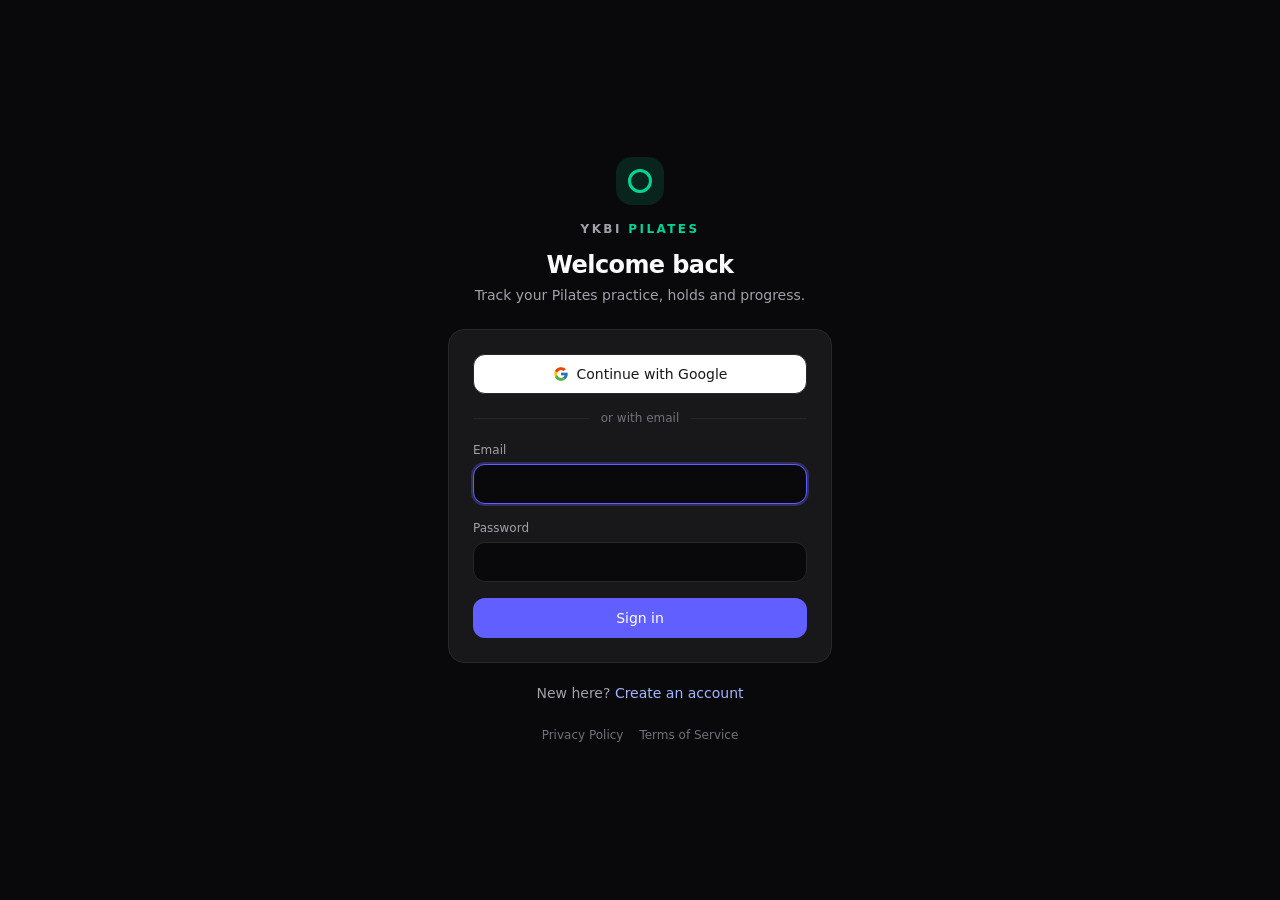
<file: index.html>
<!doctype html>
<html lang="en" class="dark">
  <head>
    <meta charset="UTF-8" />
    <link rel="icon" type="image/svg+xml" href="./favicon.svg" />
    <meta name="viewport" content="width=device-width, initial-scale=1.0, viewport-fit=cover" />
    <meta name="theme-color" content="#09090B" />
    <title>YKBI Pilates</title>
    <script type="module" crossorigin src="./assets/index-BLhhiw-m.js"></script>
    <link rel="stylesheet" crossorigin href="./assets/index-k-KcdH_y.css">
  </head>
  <body>
    <div id="root"></div>
  </body>
</html>
</file>
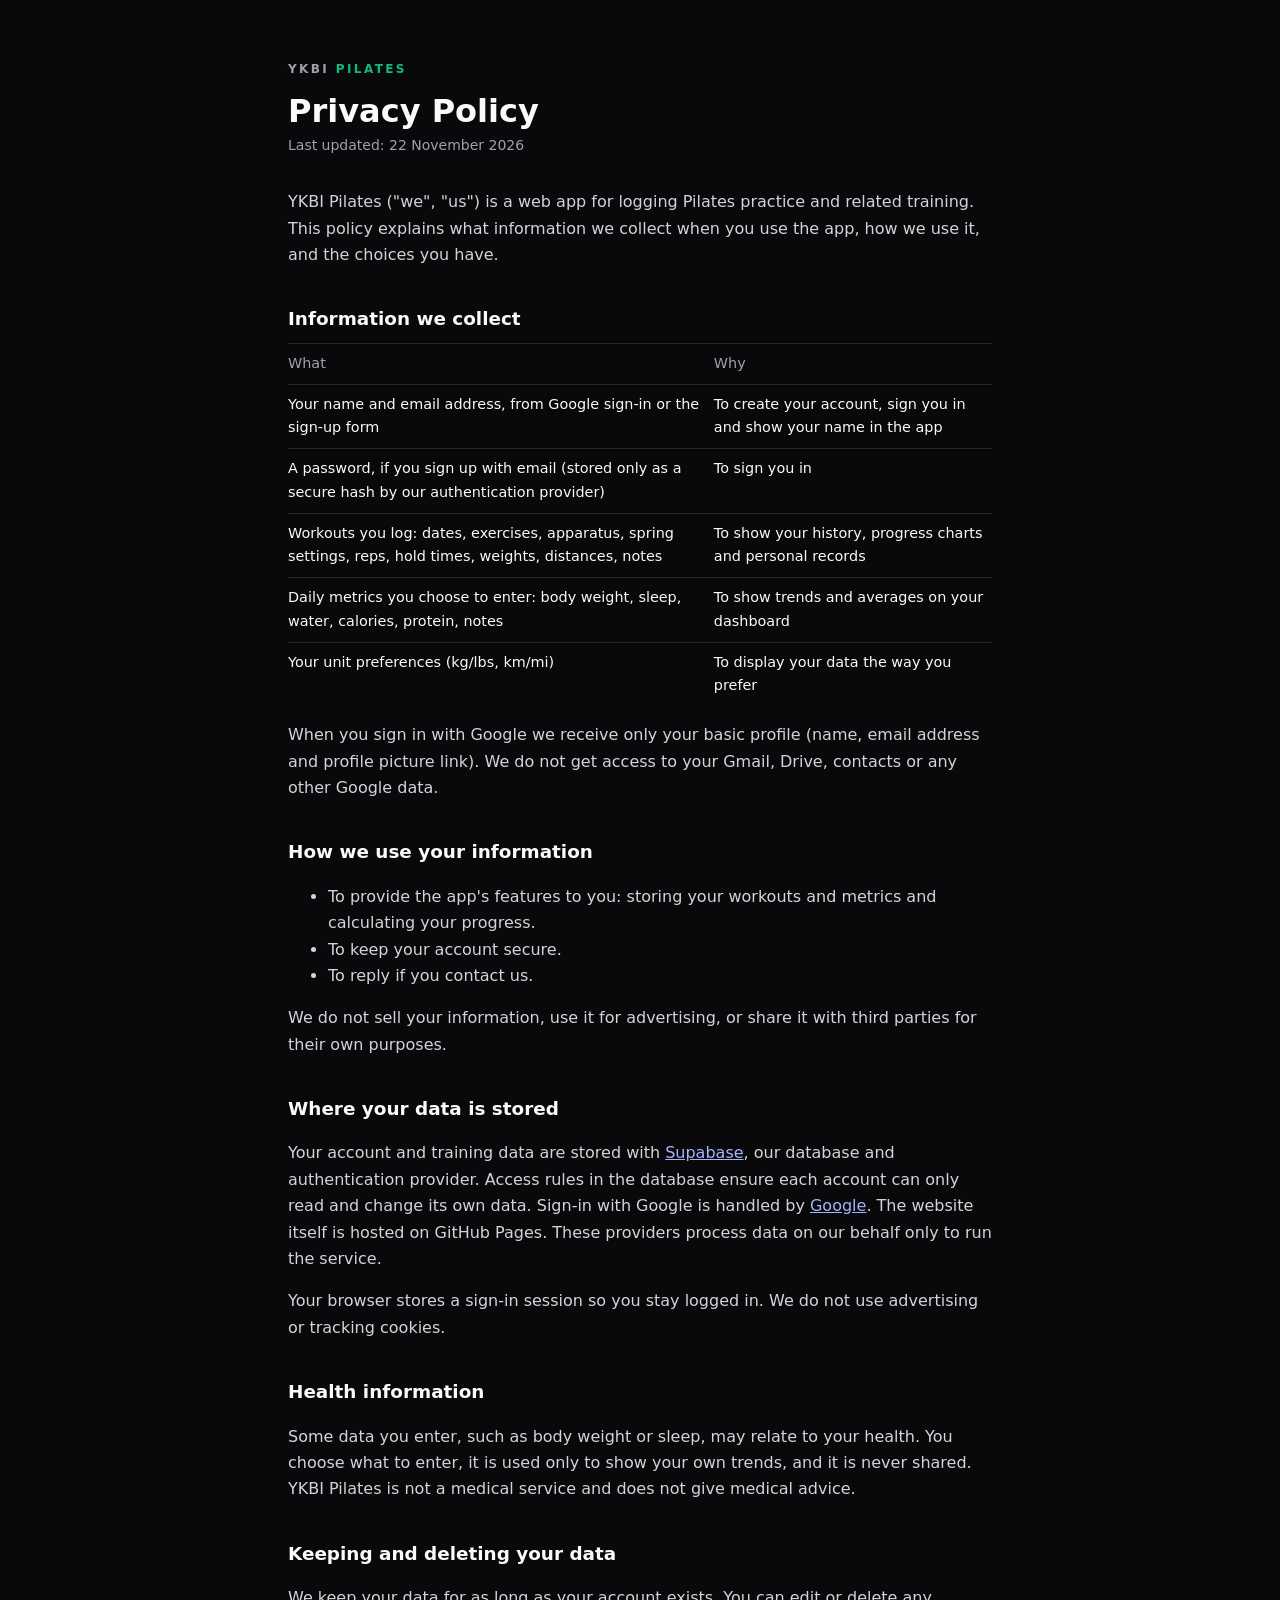
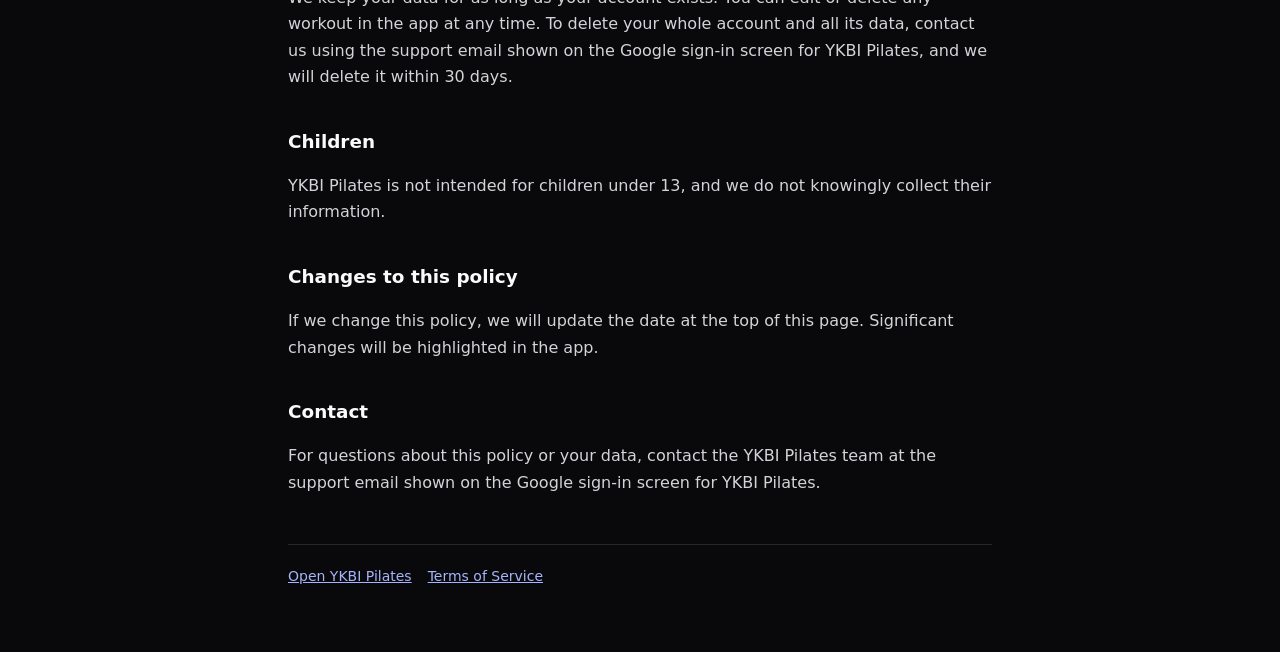
<file: privacy.html>
<!doctype html>
<html lang="en">
<head>
<meta charset="UTF-8">
<meta name="viewport" content="width=device-width, initial-scale=1.0">
<title>Privacy Policy · YKBI Pilates</title>
<link rel="icon" type="image/svg+xml" href="favicon.svg">
<style>
  :root { color-scheme: dark; --bg: #09090b; --surface: #18181b; --line: #27272a; --fg: #fafafa; --muted: #a1a1aa; --accent: #10b981; --link: #a5b4fc; }
  body { margin: 0; background: var(--bg); color: var(--fg); font: 16px/1.65 ui-sans-serif, system-ui, -apple-system, "Segoe UI", Roboto, sans-serif; }
  main { max-width: 44rem; margin: 0 auto; padding: 3rem max(16px, env(safe-area-inset-right, 0px)) 4rem max(16px, env(safe-area-inset-left, 0px)); }
  .brand { font-size: .75rem; font-weight: 600; letter-spacing: .2em; text-transform: uppercase; color: var(--muted); }
  .brand span { color: var(--accent); }
  h1 { font-size: 2rem; line-height: 1.2; margin: .5rem 0 .25rem; text-wrap: balance; }
  h2 { font-size: 1.15rem; margin: 2.25rem 0 .5rem; }
  p, li { color: #d4d4d8; }
  .updated { color: var(--muted); font-size: .875rem; margin: 0 0 2rem; }
  a { color: var(--link); }
  table { width: 100%; border-collapse: collapse; font-size: .9rem; }
  th, td { text-align: left; padding: .5rem .5rem .5rem 0; border-top: 1px solid var(--line); vertical-align: top; }
  th { color: var(--muted); font-weight: 500; }
  .wrap { overflow-x: auto; }
  footer { margin-top: 3rem; padding-top: 1.25rem; border-top: 1px solid var(--line); font-size: .875rem; color: var(--muted); display: flex; gap: 1rem; flex-wrap: wrap; }
</style>
</head>
<body>
<main>
  <p class="brand">YKBI <span>Pilates</span></p>
  <h1>Privacy Policy</h1>
  <p class="updated">Last updated: 22 November 2026</p>

  <p>YKBI Pilates ("we", "us") is a web app for logging Pilates practice and related training. This policy explains what information we collect when you use the app, how we use it, and the choices you have.</p>

  <h2>Information we collect</h2>
  <div class="wrap">
  <table>
    <tr><th>What</th><th>Why</th></tr>
    <tr><td>Your name and email address, from Google sign-in or the sign-up form</td><td>To create your account, sign you in and show your name in the app</td></tr>
    <tr><td>A password, if you sign up with email (stored only as a secure hash by our authentication provider)</td><td>To sign you in</td></tr>
    <tr><td>Workouts you log: dates, exercises, apparatus, spring settings, reps, hold times, weights, distances, notes</td><td>To show your history, progress charts and personal records</td></tr>
    <tr><td>Daily metrics you choose to enter: body weight, sleep, water, calories, protein, notes</td><td>To show trends and averages on your dashboard</td></tr>
    <tr><td>Your unit preferences (kg/lbs, km/mi)</td><td>To display your data the way you prefer</td></tr>
  </table>
  </div>
  <p>When you sign in with Google we receive only your basic profile (name, email address and profile picture link). We do not get access to your Gmail, Drive, contacts or any other Google data.</p>

  <h2>How we use your information</h2>
  <ul>
    <li>To provide the app's features to you: storing your workouts and metrics and calculating your progress.</li>
    <li>To keep your account secure.</li>
    <li>To reply if you contact us.</li>
  </ul>
  <p>We do not sell your information, use it for advertising, or share it with third parties for their own purposes.</p>

  <h2>Where your data is stored</h2>
  <p>Your account and training data are stored with <a href="https://supabase.com/privacy" target="_blank" rel="noopener">Supabase</a>, our database and authentication provider. Access rules in the database ensure each account can only read and change its own data. Sign-in with Google is handled by <a href="https://policies.google.com/privacy" target="_blank" rel="noopener">Google</a>. The website itself is hosted on GitHub Pages. These providers process data on our behalf only to run the service.</p>
  <p>Your browser stores a sign-in session so you stay logged in. We do not use advertising or tracking cookies.</p>

  <h2>Health information</h2>
  <p>Some data you enter, such as body weight or sleep, may relate to your health. You choose what to enter, it is used only to show your own trends, and it is never shared. YKBI Pilates is not a medical service and does not give medical advice.</p>

  <h2>Keeping and deleting your data</h2>
  <p>We keep your data for as long as your account exists. You can edit or delete any workout in the app at any time. To delete your whole account and all its data, contact us using the support email shown on the Google sign-in screen for YKBI Pilates, and we will delete it within 30 days.</p>

  <h2>Children</h2>
  <p>YKBI Pilates is not intended for children under 13, and we do not knowingly collect their information.</p>

  <h2>Changes to this policy</h2>
  <p>If we change this policy, we will update the date at the top of this page. Significant changes will be highlighted in the app.</p>

  <h2>Contact</h2>
  <p>For questions about this policy or your data, contact the YKBI Pilates team at the support email shown on the Google sign-in screen for YKBI Pilates.</p>

  <footer>
    <a href="./">Open YKBI Pilates</a>
    <a href="terms.html">Terms of Service</a>
  </footer>
</main>
</body>
</html>
</file>
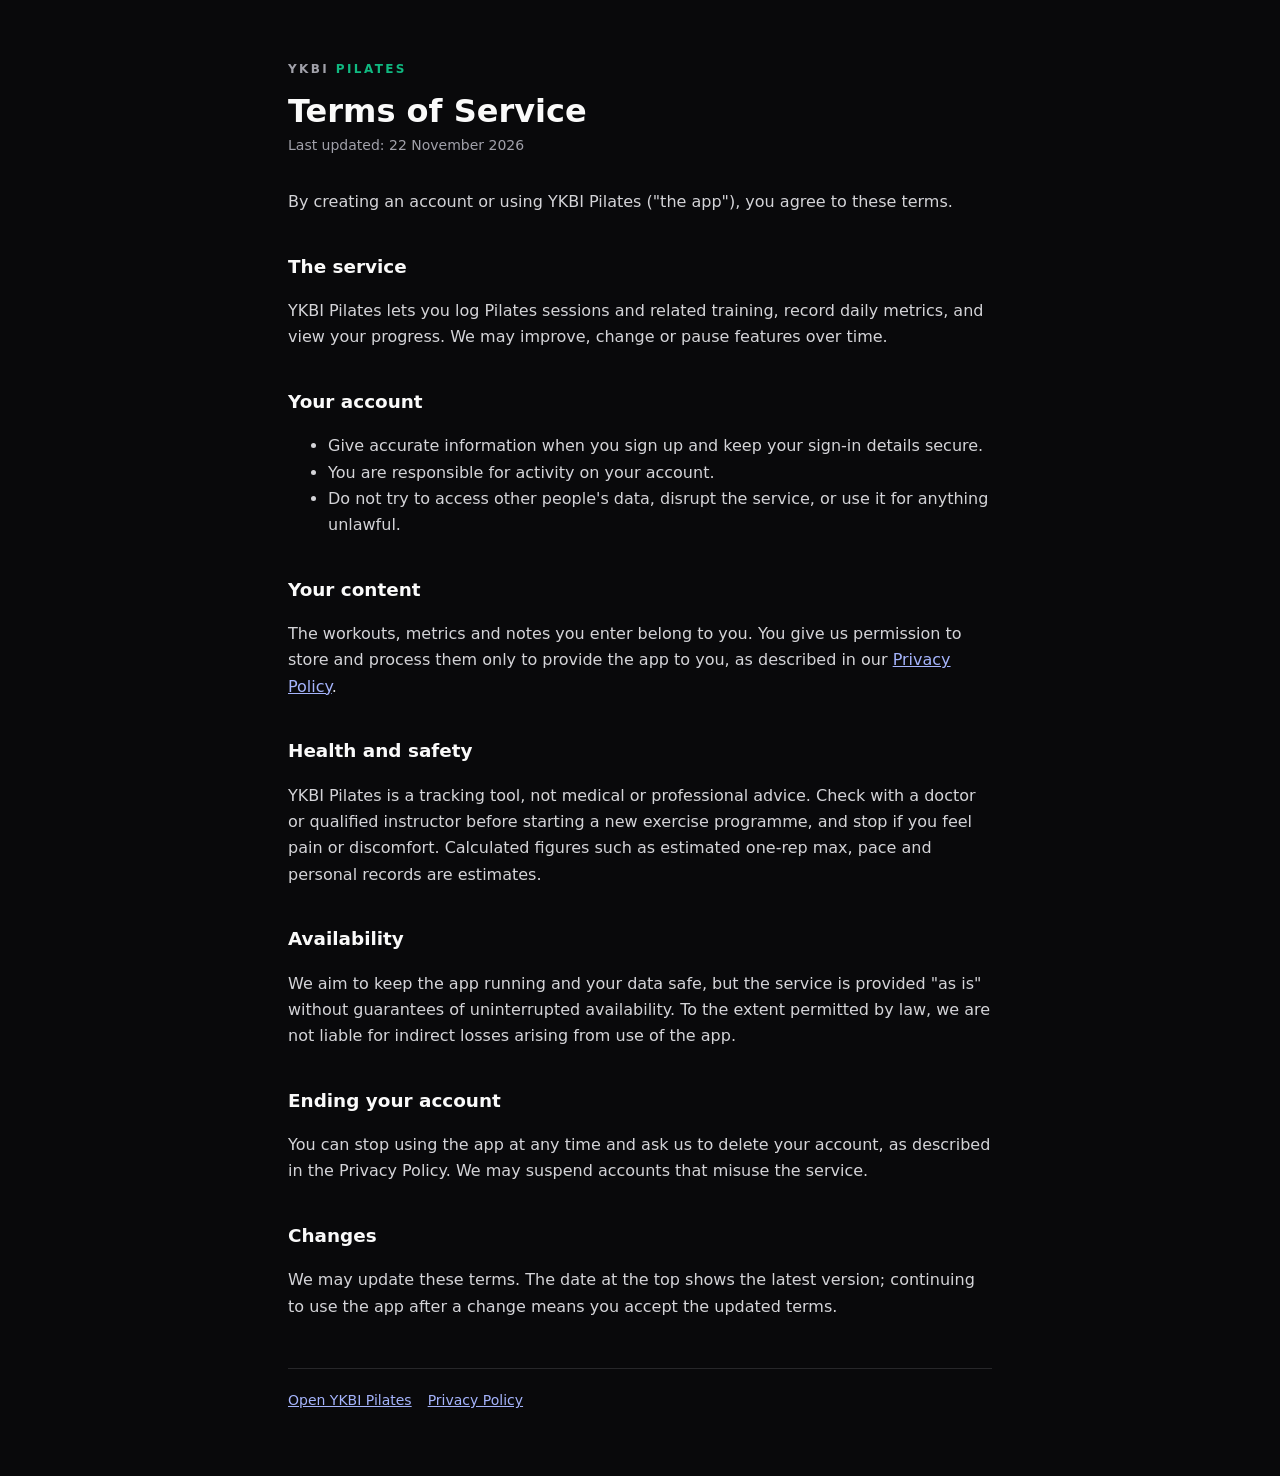
<file: terms.html>
<!doctype html>
<html lang="en">
<head>
<meta charset="UTF-8">
<meta name="viewport" content="width=device-width, initial-scale=1.0">
<title>Terms of Service · YKBI Pilates</title>
<link rel="icon" type="image/svg+xml" href="favicon.svg">
<style>
  :root { color-scheme: dark; --bg: #09090b; --line: #27272a; --fg: #fafafa; --muted: #a1a1aa; --accent: #10b981; --link: #a5b4fc; }
  body { margin: 0; background: var(--bg); color: var(--fg); font: 16px/1.65 ui-sans-serif, system-ui, -apple-system, "Segoe UI", Roboto, sans-serif; }
  main { max-width: 44rem; margin: 0 auto; padding: 3rem max(16px, env(safe-area-inset-right, 0px)) 4rem max(16px, env(safe-area-inset-left, 0px)); }
  .brand { font-size: .75rem; font-weight: 600; letter-spacing: .2em; text-transform: uppercase; color: var(--muted); }
  .brand span { color: var(--accent); }
  h1 { font-size: 2rem; line-height: 1.2; margin: .5rem 0 .25rem; text-wrap: balance; }
  h2 { font-size: 1.15rem; margin: 2.25rem 0 .5rem; }
  p, li { color: #d4d4d8; }
  .updated { color: var(--muted); font-size: .875rem; margin: 0 0 2rem; }
  a { color: var(--link); }
  footer { margin-top: 3rem; padding-top: 1.25rem; border-top: 1px solid var(--line); font-size: .875rem; color: var(--muted); display: flex; gap: 1rem; flex-wrap: wrap; }
</style>
</head>
<body>
<main>
  <p class="brand">YKBI <span>Pilates</span></p>
  <h1>Terms of Service</h1>
  <p class="updated">Last updated: 22 November 2026</p>

  <p>By creating an account or using YKBI Pilates ("the app"), you agree to these terms.</p>

  <h2>The service</h2>
  <p>YKBI Pilates lets you log Pilates sessions and related training, record daily metrics, and view your progress. We may improve, change or pause features over time.</p>

  <h2>Your account</h2>
  <ul>
    <li>Give accurate information when you sign up and keep your sign-in details secure.</li>
    <li>You are responsible for activity on your account.</li>
    <li>Do not try to access other people's data, disrupt the service, or use it for anything unlawful.</li>
  </ul>

  <h2>Your content</h2>
  <p>The workouts, metrics and notes you enter belong to you. You give us permission to store and process them only to provide the app to you, as described in our <a href="privacy.html">Privacy Policy</a>.</p>

  <h2>Health and safety</h2>
  <p>YKBI Pilates is a tracking tool, not medical or professional advice. Check with a doctor or qualified instructor before starting a new exercise programme, and stop if you feel pain or discomfort. Calculated figures such as estimated one-rep max, pace and personal records are estimates.</p>

  <h2>Availability</h2>
  <p>We aim to keep the app running and your data safe, but the service is provided "as is" without guarantees of uninterrupted availability. To the extent permitted by law, we are not liable for indirect losses arising from use of the app.</p>

  <h2>Ending your account</h2>
  <p>You can stop using the app at any time and ask us to delete your account, as described in the Privacy Policy. We may suspend accounts that misuse the service.</p>

  <h2>Changes</h2>
  <p>We may update these terms. The date at the top shows the latest version; continuing to use the app after a change means you accept the updated terms.</p>

  <footer>
    <a href="./">Open YKBI Pilates</a>
    <a href="privacy.html">Privacy Policy</a>
  </footer>
</main>
</body>
</html>
</file>
<file: assets/index-k-KcdH_y.css>
/*! tailwindcss v4.3.5 | MIT License | https://tailwindcss.com */
@layer properties{@supports (((-webkit-hyphens:none)) and (not (margin-trim:block))) or ((-moz-orient:inline) and (not (color:rgb(from red r g b)))){*,:before,:after,::backdrop{--tw-translate-x:0;--tw-translate-y:0;--tw-translate-z:0;--tw-space-y-reverse:0;--tw-divide-y-reverse:0;--tw-border-style:solid;--tw-leading:initial;--tw-font-weight:initial;--tw-tracking:initial;--tw-ordinal:initial;--tw-slashed-zero:initial;--tw-numeric-figure:initial;--tw-numeric-spacing:initial;--tw-numeric-fraction:initial;--tw-shadow:0 0 #0000;--tw-shadow-color:initial;--tw-shadow-alpha:100%;--tw-inset-shadow:0 0 #0000;--tw-inset-shadow-color:initial;--tw-inset-shadow-alpha:100%;--tw-ring-color:initial;--tw-ring-shadow:0 0 #0000;--tw-inset-ring-color:initial;--tw-inset-ring-shadow:0 0 #0000;--tw-ring-inset:initial;--tw-ring-offset-width:0px;--tw-ring-offset-color:#fff;--tw-ring-offset-shadow:0 0 #0000;--tw-blur:initial;--tw-brightness:initial;--tw-contrast:initial;--tw-grayscale:initial;--tw-hue-rotate:initial;--tw-invert:initial;--tw-opacity:initial;--tw-saturate:initial;--tw-sepia:initial;--tw-drop-shadow:initial;--tw-drop-shadow-color:initial;--tw-drop-shadow-alpha:100%;--tw-drop-shadow-size:initial;--tw-backdrop-blur:initial;--tw-backdrop-brightness:initial;--tw-backdrop-contrast:initial;--tw-backdrop-grayscale:initial;--tw-backdrop-hue-rotate:initial;--tw-backdrop-invert:initial;--tw-backdrop-opacity:initial;--tw-backdrop-saturate:initial;--tw-backdrop-sepia:initial;--tw-outline-style:solid}}}@layer theme{:root,:host{--font-sans:"Inter", ui-sans-serif, system-ui, -apple-system, "Segoe UI", Roboto, sans-serif;--font-mono:ui-monospace, SFMono-Regular, Menlo, Monaco, Consolas, "Liberation Mono", "Courier New", monospace;--color-red-300:oklch(80.8% .114 19.571);--color-red-400:oklch(70.4% .191 22.216);--color-red-500:oklch(63.7% .237 25.331);--color-red-800:oklch(44.4% .177 26.899);--color-red-900:oklch(39.6% .141 25.723);--color-red-950:oklch(25.8% .092 26.042);--color-emerald-300:oklch(84.5% .143 164.978);--color-emerald-400:oklch(76.5% .177 163.223);--color-emerald-500:oklch(69.6% .17 162.48);--color-emerald-600:oklch(59.6% .145 163.225);--color-emerald-700:oklch(50.8% .118 165.612);--color-indigo-100:oklch(93% .034 272.788);--color-indigo-200:oklch(87% .065 274.039);--color-indigo-300:oklch(78.5% .115 274.713);--color-indigo-400:oklch(67.3% .182 276.935);--color-indigo-500:oklch(58.5% .233 277.117);--color-indigo-900:oklch(35.9% .144 278.697);--color-indigo-950:oklch(25.7% .09 281.288);--color-violet-300:oklch(81.1% .111 293.571);--color-zinc-100:oklch(96.7% .001 286.375);--color-zinc-200:oklch(92% .004 286.32);--color-zinc-300:oklch(87.1% .006 286.286);--color-zinc-500:oklch(55.2% .016 285.938);--color-zinc-600:oklch(44.2% .017 285.786);--color-zinc-700:oklch(37% .013 285.805);--color-zinc-800:oklch(27.4% .006 286.033);--color-zinc-900:oklch(21% .006 285.885);--color-zinc-950:oklch(14.1% .005 285.823);--color-black:#000;--color-white:#fff;--spacing:.25rem;--container-sm:24rem;--container-md:28rem;--container-3xl:48rem;--container-6xl:72rem;--text-xs:.75rem;--text-xs--line-height:calc(1 / .75);--text-sm:.875rem;--text-sm--line-height:calc(1.25 / .875);--text-lg:1.125rem;--text-lg--line-height:calc(1.75 / 1.125);--text-xl:1.25rem;--text-xl--line-height:calc(1.75 / 1.25);--text-2xl:1.5rem;--text-2xl--line-height:calc(2 / 1.5);--text-3xl:1.875rem;--text-3xl--line-height:calc(2.25 / 1.875);--font-weight-normal:400;--font-weight-medium:500;--font-weight-semibold:600;--tracking-tight:-.025em;--tracking-wide:.025em;--leading-tight:1.25;--radius-md:.375rem;--radius-lg:.5rem;--radius-xl:.75rem;--radius-2xl:1rem;--animate-spin:spin 1s linear infinite;--blur-sm:8px;--default-transition-duration:.15s;--default-transition-timing-function:cubic-bezier(.4, 0, .2, 1);--default-font-family:var(--font-sans);--default-mono-font-family:var(--font-mono);--color-base:#09090b;--color-surface:#18181b;--color-surface-2:#1f1f23;--color-line:#27272a;--color-muted:#a1a1aa;--color-faint:#71717a}}@layer base{*,:after,:before,::backdrop{box-sizing:border-box;border:0 solid;margin:0;padding:0}::file-selector-button{box-sizing:border-box;border:0 solid;margin:0;padding:0}html,:host{-webkit-text-size-adjust:100%;tab-size:4;line-height:1.5;font-family:var(--default-font-family,-apple-system, BlinkMacSystemFont, "Segoe UI", Roboto, "Helvetica Neue", "Noto Sans", Arial, sans-serif, "Apple Color Emoji", "Segoe UI Emoji", "Segoe UI Symbol", "Noto Color Emoji");font-feature-settings:var(--default-font-feature-settings,normal);font-variation-settings:var(--default-font-variation-settings,normal);-webkit-tap-highlight-color:transparent}hr{height:0;color:inherit;border-top-width:1px}abbr:where([title]){-webkit-text-decoration:underline dotted;text-decoration:underline dotted}h1,h2,h3,h4,h5,h6{font-size:inherit;font-weight:inherit}a{color:inherit;-webkit-text-decoration:inherit;-webkit-text-decoration:inherit;-webkit-text-decoration:inherit;-webkit-text-decoration:inherit;text-decoration:inherit}b,strong{font-weight:bolder}code,kbd,samp,pre{font-family:var(--default-mono-font-family,ui-monospace, SFMono-Regular, Menlo, Monaco, Consolas, "Liberation Mono", "Courier New", monospace);font-feature-settings:var(--default-mono-font-feature-settings,normal);font-variation-settings:var(--default-mono-font-variation-settings,normal);font-size:1em}small{font-size:80%}sub,sup{vertical-align:baseline;font-size:75%;line-height:0;position:relative}sub{bottom:-.25em}sup{top:-.5em}table{text-indent:0;border-color:inherit;border-collapse:collapse}:-moz-focusring:where(:not(iframe)){outline:auto}progress{vertical-align:baseline}summary{display:list-item}ol,ul,menu{list-style:none}img,svg,video,canvas,audio,iframe,embed,object{vertical-align:middle;display:block}img,video{max-width:100%;height:auto}button,input,select,optgroup,textarea{font:inherit;font-feature-settings:inherit;font-variation-settings:inherit;letter-spacing:inherit;color:inherit;opacity:1;background-color:#0000;border-radius:0}::file-selector-button{font:inherit;font-feature-settings:inherit;font-variation-settings:inherit;letter-spacing:inherit;color:inherit;opacity:1;background-color:#0000;border-radius:0}:where(select:is([multiple],[size])) optgroup{font-weight:bolder}:where(select:is([multiple],[size])) optgroup option{padding-inline-start:20px}::file-selector-button{margin-inline-end:4px}::placeholder{opacity:1}@supports (not ((-webkit-appearance:-apple-pay-button))) or (contain-intrinsic-size:1px){::placeholder{color:currentColor}@supports (color:color-mix(in lab, red, red)){::placeholder{color:color-mix(in oklab, currentcolor 50%, transparent)}}}textarea{resize:vertical}::-webkit-search-decoration{-webkit-appearance:none}::-webkit-date-and-time-value{min-height:1lh;text-align:inherit}::-webkit-datetime-edit{display:inline-flex}::-webkit-datetime-edit-fields-wrapper{padding:0}::-webkit-datetime-edit{padding-block:0}::-webkit-datetime-edit-year-field{padding-block:0}::-webkit-datetime-edit-month-field{padding-block:0}::-webkit-datetime-edit-day-field{padding-block:0}::-webkit-datetime-edit-hour-field{padding-block:0}::-webkit-datetime-edit-minute-field{padding-block:0}::-webkit-datetime-edit-second-field{padding-block:0}::-webkit-datetime-edit-millisecond-field{padding-block:0}::-webkit-datetime-edit-meridiem-field{padding-block:0}::-webkit-calendar-picker-indicator{line-height:1}:-moz-ui-invalid{box-shadow:none}button,input:where([type=button],[type=reset],[type=submit]){appearance:button}::file-selector-button{appearance:button}::-webkit-inner-spin-button{height:auto}::-webkit-outer-spin-button{height:auto}[hidden]:where(:not([hidden=until-found])){display:none!important}}@layer components;@layer utilities{.pointer-events-auto{pointer-events:auto}.pointer-events-none{pointer-events:none}.sr-only{clip-path:inset(50%);white-space:nowrap;border-width:0;width:1px;height:1px;margin:-1px;padding:0;position:absolute;overflow:hidden}.absolute{position:absolute}.fixed{position:fixed}.relative{position:relative}.static{position:static}.sticky{position:sticky}.inset-0{inset:0}.inset-x-0{inset-inline:0}.top-0{top:0}.top-1\/2{top:50%}.top-3{top:calc(var(--spacing) * 3)}.right-1\.5{right:calc(var(--spacing) * 1.5)}.right-3{right:calc(var(--spacing) * 3)}.right-4{right:calc(var(--spacing) * 4)}.bottom-0{bottom:0}.bottom-20{bottom:calc(var(--spacing) * 20)}.bottom-\[9\.5rem\]{bottom:9.5rem}.left-3{left:calc(var(--spacing) * 3)}.z-20{z-index:20}.z-30{z-index:30}.z-40{z-index:40}.z-50{z-index:50}.z-\[60\]{z-index:60}.col-span-1{grid-column:span 1/span 1}.col-span-2{grid-column:span 2/span 2}.col-span-3{grid-column:span 3/span 3}.-mx-2{margin-inline:calc(var(--spacing) * -2)}.-mx-4{margin-inline:calc(var(--spacing) * -4)}.mx-auto{margin-inline:auto}.my-4{margin-block:calc(var(--spacing) * 4)}.-mt-1{margin-top:calc(var(--spacing) * -1)}.mt-0\.5{margin-top:calc(var(--spacing) * .5)}.mt-1{margin-top:var(--spacing)}.mt-1\.5{margin-top:calc(var(--spacing) * 1.5)}.mt-2{margin-top:calc(var(--spacing) * 2)}.mt-2\.5{margin-top:calc(var(--spacing) * 2.5)}.mt-3{margin-top:calc(var(--spacing) * 3)}.mt-5{margin-top:calc(var(--spacing) * 5)}.mt-6{margin-top:calc(var(--spacing) * 6)}.mb-1{margin-bottom:var(--spacing)}.mb-2{margin-bottom:calc(var(--spacing) * 2)}.mb-3{margin-bottom:calc(var(--spacing) * 3)}.mb-4{margin-bottom:calc(var(--spacing) * 4)}.mb-6{margin-bottom:calc(var(--spacing) * 6)}.ml-1{margin-left:var(--spacing)}.block{display:block}.flex{display:flex}.grid{display:grid}.hidden{display:none}.inline-flex{display:inline-flex}.table{display:table}.size-2{width:calc(var(--spacing) * 2);height:calc(var(--spacing) * 2)}.size-2\.5{width:calc(var(--spacing) * 2.5);height:calc(var(--spacing) * 2.5)}.size-3{width:calc(var(--spacing) * 3);height:calc(var(--spacing) * 3)}.size-3\.5{width:calc(var(--spacing) * 3.5);height:calc(var(--spacing) * 3.5)}.size-4{width:calc(var(--spacing) * 4);height:calc(var(--spacing) * 4)}.size-5{width:calc(var(--spacing) * 5);height:calc(var(--spacing) * 5)}.size-6{width:calc(var(--spacing) * 6);height:calc(var(--spacing) * 6)}.size-7{width:calc(var(--spacing) * 7);height:calc(var(--spacing) * 7)}.size-8{width:calc(var(--spacing) * 8);height:calc(var(--spacing) * 8)}.size-9{width:calc(var(--spacing) * 9);height:calc(var(--spacing) * 9)}.size-12{width:calc(var(--spacing) * 12);height:calc(var(--spacing) * 12)}.size-20{width:calc(var(--spacing) * 20);height:calc(var(--spacing) * 20)}.size-32{width:calc(var(--spacing) * 32);height:calc(var(--spacing) * 32)}.size-36{width:calc(var(--spacing) * 36);height:calc(var(--spacing) * 36)}.h-2{height:calc(var(--spacing) * 2)}.h-7{height:calc(var(--spacing) * 7)}.h-8{height:calc(var(--spacing) * 8)}.h-9{height:calc(var(--spacing) * 9)}.h-10{height:calc(var(--spacing) * 10)}.h-12{height:calc(var(--spacing) * 12)}.h-14{height:calc(var(--spacing) * 14)}.h-44{height:calc(var(--spacing) * 44)}.h-48{height:calc(var(--spacing) * 48)}.h-56{height:calc(var(--spacing) * 56)}.h-full{height:100%}.h-px{height:1px}.min-h-20{min-height:calc(var(--spacing) * 20)}.min-h-\[40vh\]{min-height:40vh}.min-h-screen{min-height:100vh}.w-12{width:calc(var(--spacing) * 12)}.w-48{width:calc(var(--spacing) * 48)}.w-\[17rem\]{width:17rem}.w-auto{width:auto}.w-full{width:100%}.max-w-3xl{max-width:var(--container-3xl)}.max-w-6xl{max-width:var(--container-6xl)}.max-w-\[55\%\]{max-width:55%}.max-w-md{max-width:var(--container-md)}.max-w-sm{max-width:var(--container-sm)}.min-w-0{min-width:0}.min-w-\[7rem\]{min-width:7rem}.min-w-\[36rem\]{min-width:36rem}.min-w-\[40rem\]{min-width:40rem}.flex-1{flex:1}.shrink-0{flex-shrink:0}.border-collapse{border-collapse:collapse}.-translate-y-1\/2{--tw-translate-y:calc(calc(1 / 2 * 100%) * -1);translate:var(--tw-translate-x) var(--tw-translate-y)}.-rotate-90{rotate:-90deg}.rotate-180{rotate:180deg}.animate-spin{animation:var(--animate-spin)}.cursor-pointer{cursor:pointer}.grid-cols-2{grid-template-columns:repeat(2,minmax(0,1fr))}.grid-cols-3{grid-template-columns:repeat(3,minmax(0,1fr))}.grid-cols-4{grid-template-columns:repeat(4,minmax(0,1fr))}.flex-col{flex-direction:column}.flex-wrap{flex-wrap:wrap}.items-center{align-items:center}.items-end{align-items:flex-end}.items-start{align-items:flex-start}.justify-between{justify-content:space-between}.justify-center{justify-content:center}.justify-end{justify-content:flex-end}.gap-0\.5{gap:calc(var(--spacing) * .5)}.gap-1{gap:var(--spacing)}.gap-1\.5{gap:calc(var(--spacing) * 1.5)}.gap-2{gap:calc(var(--spacing) * 2)}.gap-2\.5{gap:calc(var(--spacing) * 2.5)}.gap-3{gap:calc(var(--spacing) * 3)}.gap-4{gap:calc(var(--spacing) * 4)}.gap-5{gap:calc(var(--spacing) * 5)}:where(.space-y-1\.5>:not(:last-child)){--tw-space-y-reverse:0;margin-block-start:calc(calc(var(--spacing) * 1.5) * var(--tw-space-y-reverse));margin-block-end:calc(calc(var(--spacing) * 1.5) * calc(1 - var(--tw-space-y-reverse)))}:where(.space-y-3>:not(:last-child)){--tw-space-y-reverse:0;margin-block-start:calc(calc(var(--spacing) * 3) * var(--tw-space-y-reverse));margin-block-end:calc(calc(var(--spacing) * 3) * calc(1 - var(--tw-space-y-reverse)))}:where(.space-y-4>:not(:last-child)){--tw-space-y-reverse:0;margin-block-start:calc(calc(var(--spacing) * 4) * var(--tw-space-y-reverse));margin-block-end:calc(calc(var(--spacing) * 4) * calc(1 - var(--tw-space-y-reverse)))}.gap-x-4{column-gap:calc(var(--spacing) * 4)}.gap-y-1{row-gap:var(--spacing)}:where(.divide-y>:not(:last-child)){--tw-divide-y-reverse:0;border-bottom-style:var(--tw-border-style);border-top-style:var(--tw-border-style);border-top-width:calc(1px * var(--tw-divide-y-reverse));border-bottom-width:calc(1px * calc(1 - var(--tw-divide-y-reverse)))}:where(.divide-line>:not(:last-child)){border-color:var(--color-line)}:where(.divide-line\/70>:not(:last-child)){border-color:#27272ab3}@supports (color:color-mix(in lab, red, red)){:where(.divide-line\/70>:not(:last-child)){border-color:color-mix(in oklab, var(--color-line) 70%, transparent)}}.truncate{text-overflow:ellipsis;white-space:nowrap;overflow:hidden}.overflow-hidden{overflow:hidden}.overflow-x-auto{overflow-x:auto}.rounded{border-radius:.25rem}.rounded-2xl{border-radius:var(--radius-2xl)}.rounded-full{border-radius:2147483647px}.rounded-lg{border-radius:var(--radius-lg)}.rounded-md{border-radius:var(--radius-md)}.rounded-xl{border-radius:var(--radius-xl)}.rounded-t-2xl{border-top-left-radius:var(--radius-2xl);border-top-right-radius:var(--radius-2xl)}.border{border-style:var(--tw-border-style);border-width:1px}.border-2{border-style:var(--tw-border-style);border-width:2px}.border-\[3px\]{border-style:var(--tw-border-style);border-width:3px}.border-t{border-top-style:var(--tw-border-style);border-top-width:1px}.border-b{border-bottom-style:var(--tw-border-style);border-bottom-width:1px}.border-dashed{--tw-border-style:dashed;border-style:dashed}.border-emerald-400{border-color:var(--color-emerald-400)}.border-emerald-600{border-color:var(--color-emerald-600)}.border-emerald-700\/60{border-color:#00795699}@supports (color:color-mix(in lab, red, red)){.border-emerald-700\/60{border-color:color-mix(in oklab, var(--color-emerald-700) 60%, transparent)}}.border-indigo-900\/60{border-color:#312c8599}@supports (color:color-mix(in lab, red, red)){.border-indigo-900\/60{border-color:color-mix(in oklab, var(--color-indigo-900) 60%, transparent)}}.border-line{border-color:var(--color-line)}.border-line\/80{border-color:#27272acc}@supports (color:color-mix(in lab, red, red)){.border-line\/80{border-color:color-mix(in oklab, var(--color-line) 80%, transparent)}}.border-red-500\/70{border-color:#fb2c36b3}@supports (color:color-mix(in lab, red, red)){.border-red-500\/70{border-color:color-mix(in oklab, var(--color-red-500) 70%, transparent)}}.border-red-800\/70{border-color:#9f0712b3}@supports (color:color-mix(in lab, red, red)){.border-red-800\/70{border-color:color-mix(in oklab, var(--color-red-800) 70%, transparent)}}.border-red-900\/60{border-color:#82181a99}@supports (color:color-mix(in lab, red, red)){.border-red-900\/60{border-color:color-mix(in oklab, var(--color-red-900) 60%, transparent)}}.bg-base{background-color:var(--color-base)}.bg-base\/85{background-color:#09090bd9}@supports (color:color-mix(in lab, red, red)){.bg-base\/85{background-color:color-mix(in oklab, var(--color-base) 85%, transparent)}}.bg-base\/95{background-color:#09090bf2}@supports (color:color-mix(in lab, red, red)){.bg-base\/95{background-color:color-mix(in oklab, var(--color-base) 95%, transparent)}}.bg-black\/70{background-color:#000000b3}@supports (color:color-mix(in lab, red, red)){.bg-black\/70{background-color:color-mix(in oklab, var(--color-black) 70%, transparent)}}.bg-emerald-500{background-color:var(--color-emerald-500)}.bg-emerald-500\/10{background-color:#00bb7f1a}@supports (color:color-mix(in lab, red, red)){.bg-emerald-500\/10{background-color:color-mix(in oklab, var(--color-emerald-500) 10%, transparent)}}.bg-emerald-500\/15{background-color:#00bb7f26}@supports (color:color-mix(in lab, red, red)){.bg-emerald-500\/15{background-color:color-mix(in oklab, var(--color-emerald-500) 15%, transparent)}}.bg-indigo-500{background-color:var(--color-indigo-500)}.bg-indigo-950\/40{background-color:#1e1a4d66}@supports (color:color-mix(in lab, red, red)){.bg-indigo-950\/40{background-color:color-mix(in oklab, var(--color-indigo-950) 40%, transparent)}}.bg-line{background-color:var(--color-line)}.bg-red-950\/40{background-color:#46080966}@supports (color:color-mix(in lab, red, red)){.bg-red-950\/40{background-color:color-mix(in oklab, var(--color-red-950) 40%, transparent)}}.bg-surface{background-color:var(--color-surface)}.bg-surface-2{background-color:var(--color-surface-2)}.bg-surface\/95{background-color:#18181bf2}@supports (color:color-mix(in lab, red, red)){.bg-surface\/95{background-color:color-mix(in oklab, var(--color-surface) 95%, transparent)}}.bg-white{background-color:var(--color-white)}.bg-zinc-700{background-color:var(--color-zinc-700)}.bg-zinc-800{background-color:var(--color-zinc-800)}.bg-zinc-900\/95{background-color:#18181bf2}@supports (color:color-mix(in lab, red, red)){.bg-zinc-900\/95{background-color:color-mix(in oklab, var(--color-zinc-900) 95%, transparent)}}.p-0{padding:0}.p-0\.5{padding:calc(var(--spacing) * .5)}.p-1{padding:var(--spacing)}.p-1\.5{padding:calc(var(--spacing) * 1.5)}.p-2{padding:calc(var(--spacing) * 2)}.p-3{padding:calc(var(--spacing) * 3)}.p-3\.5{padding:calc(var(--spacing) * 3.5)}.p-4{padding:calc(var(--spacing) * 4)}.p-5{padding:calc(var(--spacing) * 5)}.px-1{padding-inline:var(--spacing)}.px-2{padding-inline:calc(var(--spacing) * 2)}.px-2\.5{padding-inline:calc(var(--spacing) * 2.5)}.px-3{padding-inline:calc(var(--spacing) * 3)}.px-3\.5{padding-inline:calc(var(--spacing) * 3.5)}.px-4{padding-inline:calc(var(--spacing) * 4)}.px-6{padding-inline:calc(var(--spacing) * 6)}.py-0\.5{padding-block:calc(var(--spacing) * .5)}.py-1{padding-block:var(--spacing)}.py-1\.5{padding-block:calc(var(--spacing) * 1.5)}.py-2{padding-block:calc(var(--spacing) * 2)}.py-2\.5{padding-block:calc(var(--spacing) * 2.5)}.py-3{padding-block:calc(var(--spacing) * 3)}.py-5{padding-block:calc(var(--spacing) * 5)}.py-10{padding-block:calc(var(--spacing) * 10)}.py-12{padding-block:calc(var(--spacing) * 12)}.pt-2{padding-top:calc(var(--spacing) * 2)}.pt-3{padding-top:calc(var(--spacing) * 3)}.pr-8{padding-right:calc(var(--spacing) * 8)}.pr-9{padding-right:calc(var(--spacing) * 9)}.pb-2{padding-bottom:calc(var(--spacing) * 2)}.pb-4{padding-bottom:calc(var(--spacing) * 4)}.pb-24{padding-bottom:calc(var(--spacing) * 24)}.pb-\[env\(safe-area-inset-bottom\)\]{padding-bottom:env(safe-area-inset-bottom)}.pl-7{padding-left:calc(var(--spacing) * 7)}.pl-9{padding-left:calc(var(--spacing) * 9)}.text-center{text-align:center}.text-left{text-align:left}.text-right{text-align:right}.font-mono{font-family:var(--font-mono)}.text-2xl{font-size:var(--text-2xl);line-height:var(--tw-leading,var(--text-2xl--line-height))}.text-lg{font-size:var(--text-lg);line-height:var(--tw-leading,var(--text-lg--line-height))}.text-sm{font-size:var(--text-sm);line-height:var(--tw-leading,var(--text-sm--line-height))}.text-xl{font-size:var(--text-xl);line-height:var(--tw-leading,var(--text-xl--line-height))}.text-xs{font-size:var(--text-xs);line-height:var(--tw-leading,var(--text-xs--line-height))}.text-\[10px\]{font-size:10px}.text-\[11px\]{font-size:11px}.leading-tight{--tw-leading:var(--leading-tight);line-height:var(--leading-tight)}.font-medium{--tw-font-weight:var(--font-weight-medium);font-weight:var(--font-weight-medium)}.font-normal{--tw-font-weight:var(--font-weight-normal);font-weight:var(--font-weight-normal)}.font-semibold{--tw-font-weight:var(--font-weight-semibold);font-weight:var(--font-weight-semibold)}.tracking-\[0\.2em\]{--tw-tracking:.2em;letter-spacing:.2em}.tracking-tight{--tw-tracking:var(--tracking-tight);letter-spacing:var(--tracking-tight)}.tracking-wide{--tw-tracking:var(--tracking-wide);letter-spacing:var(--tracking-wide)}.text-wrap{text-wrap:wrap}.whitespace-nowrap{white-space:nowrap}.text-base{color:var(--color-base)}.text-emerald-300{color:var(--color-emerald-300)}.text-emerald-300\/90{color:#5ee9b5e6}@supports (color:color-mix(in lab, red, red)){.text-emerald-300\/90{color:color-mix(in oklab, var(--color-emerald-300) 90%, transparent)}}.text-emerald-400{color:var(--color-emerald-400)}.text-faint{color:var(--color-faint)}.text-indigo-200{color:var(--color-indigo-200)}.text-indigo-300{color:var(--color-indigo-300)}.text-muted{color:var(--color-muted)}.text-red-300{color:var(--color-red-300)}.text-red-400{color:var(--color-red-400)}.text-violet-300{color:var(--color-violet-300)}.text-violet-300\/90{color:#c4b4ffe6}@supports (color:color-mix(in lab, red, red)){.text-violet-300\/90{color:color-mix(in oklab, var(--color-violet-300) 90%, transparent)}}.text-white{color:var(--color-white)}.text-zinc-100{color:var(--color-zinc-100)}.text-zinc-200{color:var(--color-zinc-200)}.text-zinc-300{color:var(--color-zinc-300)}.text-zinc-900{color:var(--color-zinc-900)}.text-zinc-950{color:var(--color-zinc-950)}.uppercase{text-transform:uppercase}.italic{font-style:italic}.tabular-nums{--tw-numeric-spacing:tabular-nums;font-variant-numeric:var(--tw-ordinal, ) var(--tw-slashed-zero, ) var(--tw-numeric-figure, ) var(--tw-numeric-spacing, ) var(--tw-numeric-fraction, )}.underline{text-decoration-line:underline}.underline-offset-2{text-underline-offset:2px}.accent-emerald-500{accent-color:var(--color-emerald-500)}.opacity-60{opacity:.6}.shadow-2xl{--tw-shadow:0 25px 50px -12px var(--tw-shadow-color,#00000040);box-shadow:var(--tw-inset-shadow), var(--tw-inset-ring-shadow), var(--tw-ring-offset-shadow), var(--tw-ring-shadow), var(--tw-shadow)}.shadow-xl{--tw-shadow:0 20px 25px -5px var(--tw-shadow-color,#0000001a), 0 8px 10px -6px var(--tw-shadow-color,#0000001a);box-shadow:var(--tw-inset-shadow), var(--tw-inset-ring-shadow), var(--tw-ring-offset-shadow), var(--tw-ring-shadow), var(--tw-shadow)}.shadow-black\/50{--tw-shadow-color:#00000080}@supports (color:color-mix(in lab, red, red)){.shadow-black\/50{--tw-shadow-color:color-mix(in oklab, color-mix(in oklab, var(--color-black) 50%, transparent) var(--tw-shadow-alpha), transparent)}}.shadow-black\/60{--tw-shadow-color:#0009}@supports (color:color-mix(in lab, red, red)){.shadow-black\/60{--tw-shadow-color:color-mix(in oklab, color-mix(in oklab, var(--color-black) 60%, transparent) var(--tw-shadow-alpha), transparent)}}.filter{filter:var(--tw-blur, ) var(--tw-brightness, ) var(--tw-contrast, ) var(--tw-grayscale, ) var(--tw-hue-rotate, ) var(--tw-invert, ) var(--tw-saturate, ) var(--tw-sepia, ) var(--tw-drop-shadow, )}.backdrop-blur{--tw-backdrop-blur:blur(8px);-webkit-backdrop-filter:var(--tw-backdrop-blur, ) var(--tw-backdrop-brightness, ) var(--tw-backdrop-contrast, ) var(--tw-backdrop-grayscale, ) var(--tw-backdrop-hue-rotate, ) var(--tw-backdrop-invert, ) var(--tw-backdrop-opacity, ) var(--tw-backdrop-saturate, ) var(--tw-backdrop-sepia, );backdrop-filter:var(--tw-backdrop-blur, ) var(--tw-backdrop-brightness, ) var(--tw-backdrop-contrast, ) var(--tw-backdrop-grayscale, ) var(--tw-backdrop-hue-rotate, ) var(--tw-backdrop-invert, ) var(--tw-backdrop-opacity, ) var(--tw-backdrop-saturate, ) var(--tw-backdrop-sepia, )}.backdrop-blur-sm{--tw-backdrop-blur:blur(var(--blur-sm));-webkit-backdrop-filter:var(--tw-backdrop-blur, ) var(--tw-backdrop-brightness, ) var(--tw-backdrop-contrast, ) var(--tw-backdrop-grayscale, ) var(--tw-backdrop-hue-rotate, ) var(--tw-backdrop-invert, ) var(--tw-backdrop-opacity, ) var(--tw-backdrop-saturate, ) var(--tw-backdrop-sepia, );backdrop-filter:var(--tw-backdrop-blur, ) var(--tw-backdrop-brightness, ) var(--tw-backdrop-contrast, ) var(--tw-backdrop-grayscale, ) var(--tw-backdrop-hue-rotate, ) var(--tw-backdrop-invert, ) var(--tw-backdrop-opacity, ) var(--tw-backdrop-saturate, ) var(--tw-backdrop-sepia, )}.transition{transition-property:color,background-color,border-color,outline-color,text-decoration-color,fill,stroke,--tw-gradient-from,--tw-gradient-via,--tw-gradient-to,opacity,box-shadow,transform,translate,scale,rotate,filter,-webkit-backdrop-filter,backdrop-filter,display,content-visibility,overlay,pointer-events;transition-timing-function:var(--tw-ease,var(--default-transition-timing-function));transition-duration:var(--tw-duration,var(--default-transition-duration))}.transition-colors{transition-property:color,background-color,border-color,outline-color,text-decoration-color,fill,stroke,--tw-gradient-from,--tw-gradient-via,--tw-gradient-to;transition-timing-function:var(--tw-ease,var(--default-transition-timing-function));transition-duration:var(--tw-duration,var(--default-transition-duration))}.transition-opacity{transition-property:opacity;transition-timing-function:var(--tw-ease,var(--default-transition-timing-function));transition-duration:var(--tw-duration,var(--default-transition-duration))}.transition-transform{transition-property:transform,translate,scale,rotate;transition-timing-function:var(--tw-ease,var(--default-transition-timing-function));transition-duration:var(--tw-duration,var(--default-transition-duration))}.placeholder\:text-faint::placeholder{color:var(--color-faint)}@media (hover:hover){.hover\:border-emerald-600:hover{border-color:var(--color-emerald-600)}.hover\:border-zinc-600:hover{border-color:var(--color-zinc-600)}.hover\:bg-emerald-400:hover{background-color:var(--color-emerald-400)}.hover\:bg-emerald-500\/10:hover{background-color:#00bb7f1a}@supports (color:color-mix(in lab, red, red)){.hover\:bg-emerald-500\/10:hover{background-color:color-mix(in oklab, var(--color-emerald-500) 10%, transparent)}}.hover\:bg-indigo-400:hover{background-color:var(--color-indigo-400)}.hover\:bg-red-900\/50:hover{background-color:#82181a80}@supports (color:color-mix(in lab, red, red)){.hover\:bg-red-900\/50:hover{background-color:color-mix(in oklab, var(--color-red-900) 50%, transparent)}}.hover\:bg-zinc-200:hover{background-color:var(--color-zinc-200)}.hover\:bg-zinc-800:hover{background-color:var(--color-zinc-800)}.hover\:bg-zinc-800\/40:hover{background-color:#27272a66}@supports (color:color-mix(in lab, red, red)){.hover\:bg-zinc-800\/40:hover{background-color:color-mix(in oklab, var(--color-zinc-800) 40%, transparent)}}.hover\:bg-zinc-800\/50:hover{background-color:#27272a80}@supports (color:color-mix(in lab, red, red)){.hover\:bg-zinc-800\/50:hover{background-color:color-mix(in oklab, var(--color-zinc-800) 50%, transparent)}}.hover\:bg-zinc-800\/70:hover{background-color:#27272ab3}@supports (color:color-mix(in lab, red, red)){.hover\:bg-zinc-800\/70:hover{background-color:color-mix(in oklab, var(--color-zinc-800) 70%, transparent)}}.hover\:text-indigo-100:hover{color:var(--color-indigo-100)}.hover\:text-indigo-200:hover{color:var(--color-indigo-200)}.hover\:text-indigo-300:hover{color:var(--color-indigo-300)}.hover\:text-red-400:hover{color:var(--color-red-400)}.hover\:text-zinc-100:hover{color:var(--color-zinc-100)}.hover\:text-zinc-200:hover{color:var(--color-zinc-200)}.hover\:text-zinc-300:hover{color:var(--color-zinc-300)}}.focus\:border-indigo-500:focus{border-color:var(--color-indigo-500)}.focus\:ring-2:focus{--tw-ring-shadow:var(--tw-ring-inset, ) 0 0 0 calc(2px + var(--tw-ring-offset-width)) var(--tw-ring-color,currentcolor);box-shadow:var(--tw-inset-shadow), var(--tw-inset-ring-shadow), var(--tw-ring-offset-shadow), var(--tw-ring-shadow), var(--tw-shadow)}.focus\:ring-indigo-500\/30:focus{--tw-ring-color:#625fff4d}@supports (color:color-mix(in lab, red, red)){.focus\:ring-indigo-500\/30:focus{--tw-ring-color:color-mix(in oklab, var(--color-indigo-500) 30%, transparent)}}.focus\:outline-none:focus{--tw-outline-style:none;outline-style:none}.focus-visible\:outline-2:focus-visible{outline-style:var(--tw-outline-style);outline-width:2px}.focus-visible\:outline-offset-2:focus-visible{outline-offset:2px}.focus-visible\:outline-emerald-400:focus-visible{outline-color:var(--color-emerald-400)}.focus-visible\:outline-indigo-400:focus-visible{outline-color:var(--color-indigo-400)}.focus-visible\:outline-red-500:focus-visible{outline-color:var(--color-red-500)}.focus-visible\:outline-zinc-500:focus-visible{outline-color:var(--color-zinc-500)}.disabled\:cursor-not-allowed:disabled{cursor:not-allowed}.disabled\:opacity-30:disabled{opacity:.3}.disabled\:opacity-40:disabled{opacity:.4}.disabled\:opacity-50:disabled{opacity:.5}.disabled\:opacity-60:disabled{opacity:.6}@media (hover:hover){.disabled\:hover\:bg-transparent:disabled:hover{background-color:#0000}}@media (width>=40rem){.sm\:top-4{top:calc(var(--spacing) * 4)}.sm\:right-4{right:calc(var(--spacing) * 4)}.sm\:left-auto{left:auto}.sm\:col-span-1{grid-column:span 1/span 1}.sm\:col-span-2{grid-column:span 2/span 2}.sm\:col-span-3{grid-column:span 3/span 3}.sm\:mx-0{margin-inline:0}.sm\:size-40{width:calc(var(--spacing) * 40);height:calc(var(--spacing) * 40)}.sm\:w-64{width:calc(var(--spacing) * 64)}.sm\:w-auto{width:auto}.sm\:flex-none{flex:none}.sm\:grid-cols-3{grid-template-columns:repeat(3,minmax(0,1fr))}.sm\:grid-cols-6{grid-template-columns:repeat(6,minmax(0,1fr))}.sm\:grid-cols-\[1fr_9rem\]{grid-template-columns:1fr 9rem}.sm\:grid-cols-\[1fr_11rem\]{grid-template-columns:1fr 11rem}.sm\:flex-row{flex-direction:row}.sm\:items-center{align-items:center}.sm\:items-end{align-items:flex-end}.sm\:gap-3{gap:calc(var(--spacing) * 3)}:where(.sm\:space-y-5>:not(:last-child)){--tw-space-y-reverse:0;margin-block-start:calc(calc(var(--spacing) * 5) * var(--tw-space-y-reverse));margin-block-end:calc(calc(var(--spacing) * 5) * calc(1 - var(--tw-space-y-reverse)))}.sm\:rounded-2xl{border-radius:var(--radius-2xl)}.sm\:p-0{padding:0}.sm\:p-4{padding:calc(var(--spacing) * 4)}.sm\:p-5{padding:calc(var(--spacing) * 5)}.sm\:p-6{padding:calc(var(--spacing) * 6)}.sm\:px-0{padding-inline:0}.sm\:px-5{padding-inline:calc(var(--spacing) * 5)}.sm\:py-3\.5{padding-block:calc(var(--spacing) * 3.5)}.sm\:py-7{padding-block:calc(var(--spacing) * 7)}.sm\:pr-2{padding-right:calc(var(--spacing) * 2)}.sm\:pl-7{padding-left:calc(var(--spacing) * 7)}.sm\:text-2xl{font-size:var(--text-2xl);line-height:var(--tw-leading,var(--text-2xl--line-height))}.sm\:text-3xl{font-size:var(--text-3xl);line-height:var(--tw-leading,var(--text-3xl--line-height))}.sm\:text-sm{font-size:var(--text-sm);line-height:var(--tw-leading,var(--text-sm--line-height))}}@media (width>=48rem){.md\:bottom-4{bottom:calc(var(--spacing) * 4)}.md\:bottom-6{bottom:calc(var(--spacing) * 6)}.md\:block{display:block}.md\:flex{display:flex}.md\:hidden{display:none}.md\:pb-10{padding-bottom:calc(var(--spacing) * 10)}}@media (width>=64rem){.lg\:col-span-2{grid-column:span 2/span 2}.lg\:col-span-3{grid-column:span 3/span 3}.lg\:flex{display:flex}.lg\:w-40{width:calc(var(--spacing) * 40)}.lg\:w-44{width:calc(var(--spacing) * 44)}.lg\:w-56{width:calc(var(--spacing) * 56)}.lg\:grid-cols-3{grid-template-columns:repeat(3,minmax(0,1fr))}.lg\:grid-cols-4{grid-template-columns:repeat(4,minmax(0,1fr))}.lg\:grid-cols-5{grid-template-columns:repeat(5,minmax(0,1fr))}.lg\:flex-wrap{flex-wrap:wrap}.lg\:items-center{align-items:center}.lg\:gap-4{gap:calc(var(--spacing) * 4)}}}html,body,#root{min-height:100%}body{background:var(--color-base);color:#fafafa;font-family:var(--font-sans);-webkit-font-smoothing:antialiased;--lightningcss-light: ;--lightningcss-dark:initial;color-scheme:dark}input[type=date]::-webkit-calendar-picker-indicator{filter:invert(.7)}input[type=number]::-webkit-inner-spin-button{opacity:.4}@keyframes flash{0%,to{box-shadow:0 0 #10b98100}50%{box-shadow:0 0 0 6px #10b9818c}}.timer-flash{animation:.6s ease-in-out 5 flash}@property --tw-translate-x{syntax:"*";inherits:false;initial-value:0}@property --tw-translate-y{syntax:"*";inherits:false;initial-value:0}@property --tw-translate-z{syntax:"*";inherits:false;initial-value:0}@property --tw-space-y-reverse{syntax:"*";inherits:false;initial-value:0}@property --tw-divide-y-reverse{syntax:"*";inherits:false;initial-value:0}@property --tw-border-style{syntax:"*";inherits:false;initial-value:solid}@property --tw-leading{syntax:"*";inherits:false}@property --tw-font-weight{syntax:"*";inherits:false}@property --tw-tracking{syntax:"*";inherits:false}@property --tw-ordinal{syntax:"*";inherits:false}@property --tw-slashed-zero{syntax:"*";inherits:false}@property --tw-numeric-figure{syntax:"*";inherits:false}@property --tw-numeric-spacing{syntax:"*";inherits:false}@property --tw-numeric-fraction{syntax:"*";inherits:false}@property --tw-shadow{syntax:"*";inherits:false;initial-value:0 0 #0000}@property --tw-shadow-color{syntax:"*";inherits:false}@property --tw-shadow-alpha{syntax:"<percentage>";inherits:false;initial-value:100%}@property --tw-inset-shadow{syntax:"*";inherits:false;initial-value:0 0 #0000}@property --tw-inset-shadow-color{syntax:"*";inherits:false}@property --tw-inset-shadow-alpha{syntax:"<percentage>";inherits:false;initial-value:100%}@property --tw-ring-color{syntax:"*";inherits:false}@property --tw-ring-shadow{syntax:"*";inherits:false;initial-value:0 0 #0000}@property --tw-inset-ring-color{syntax:"*";inherits:false}@property --tw-inset-ring-shadow{syntax:"*";inherits:false;initial-value:0 0 #0000}@property --tw-ring-inset{syntax:"*";inherits:false}@property --tw-ring-offset-width{syntax:"<length>";inherits:false;initial-value:0}@property --tw-ring-offset-color{syntax:"*";inherits:false;initial-value:#fff}@property --tw-ring-offset-shadow{syntax:"*";inherits:false;initial-value:0 0 #0000}@property --tw-blur{syntax:"*";inherits:false}@property --tw-brightness{syntax:"*";inherits:false}@property --tw-contrast{syntax:"*";inherits:false}@property --tw-grayscale{syntax:"*";inherits:false}@property --tw-hue-rotate{syntax:"*";inherits:false}@property --tw-invert{syntax:"*";inherits:false}@property --tw-opacity{syntax:"*";inherits:false}@property --tw-saturate{syntax:"*";inherits:false}@property --tw-sepia{syntax:"*";inherits:false}@property --tw-drop-shadow{syntax:"*";inherits:false}@property --tw-drop-shadow-color{syntax:"*";inherits:false}@property --tw-drop-shadow-alpha{syntax:"<percentage>";inherits:false;initial-value:100%}@property --tw-drop-shadow-size{syntax:"*";inherits:false}@property --tw-backdrop-blur{syntax:"*";inherits:false}@property --tw-backdrop-brightness{syntax:"*";inherits:false}@property --tw-backdrop-contrast{syntax:"*";inherits:false}@property --tw-backdrop-grayscale{syntax:"*";inherits:false}@property --tw-backdrop-hue-rotate{syntax:"*";inherits:false}@property --tw-backdrop-invert{syntax:"*";inherits:false}@property --tw-backdrop-opacity{syntax:"*";inherits:false}@property --tw-backdrop-saturate{syntax:"*";inherits:false}@property --tw-backdrop-sepia{syntax:"*";inherits:false}@property --tw-outline-style{syntax:"*";inherits:false;initial-value:solid}@keyframes spin{to{transform:rotate(360deg)}}
</file>
